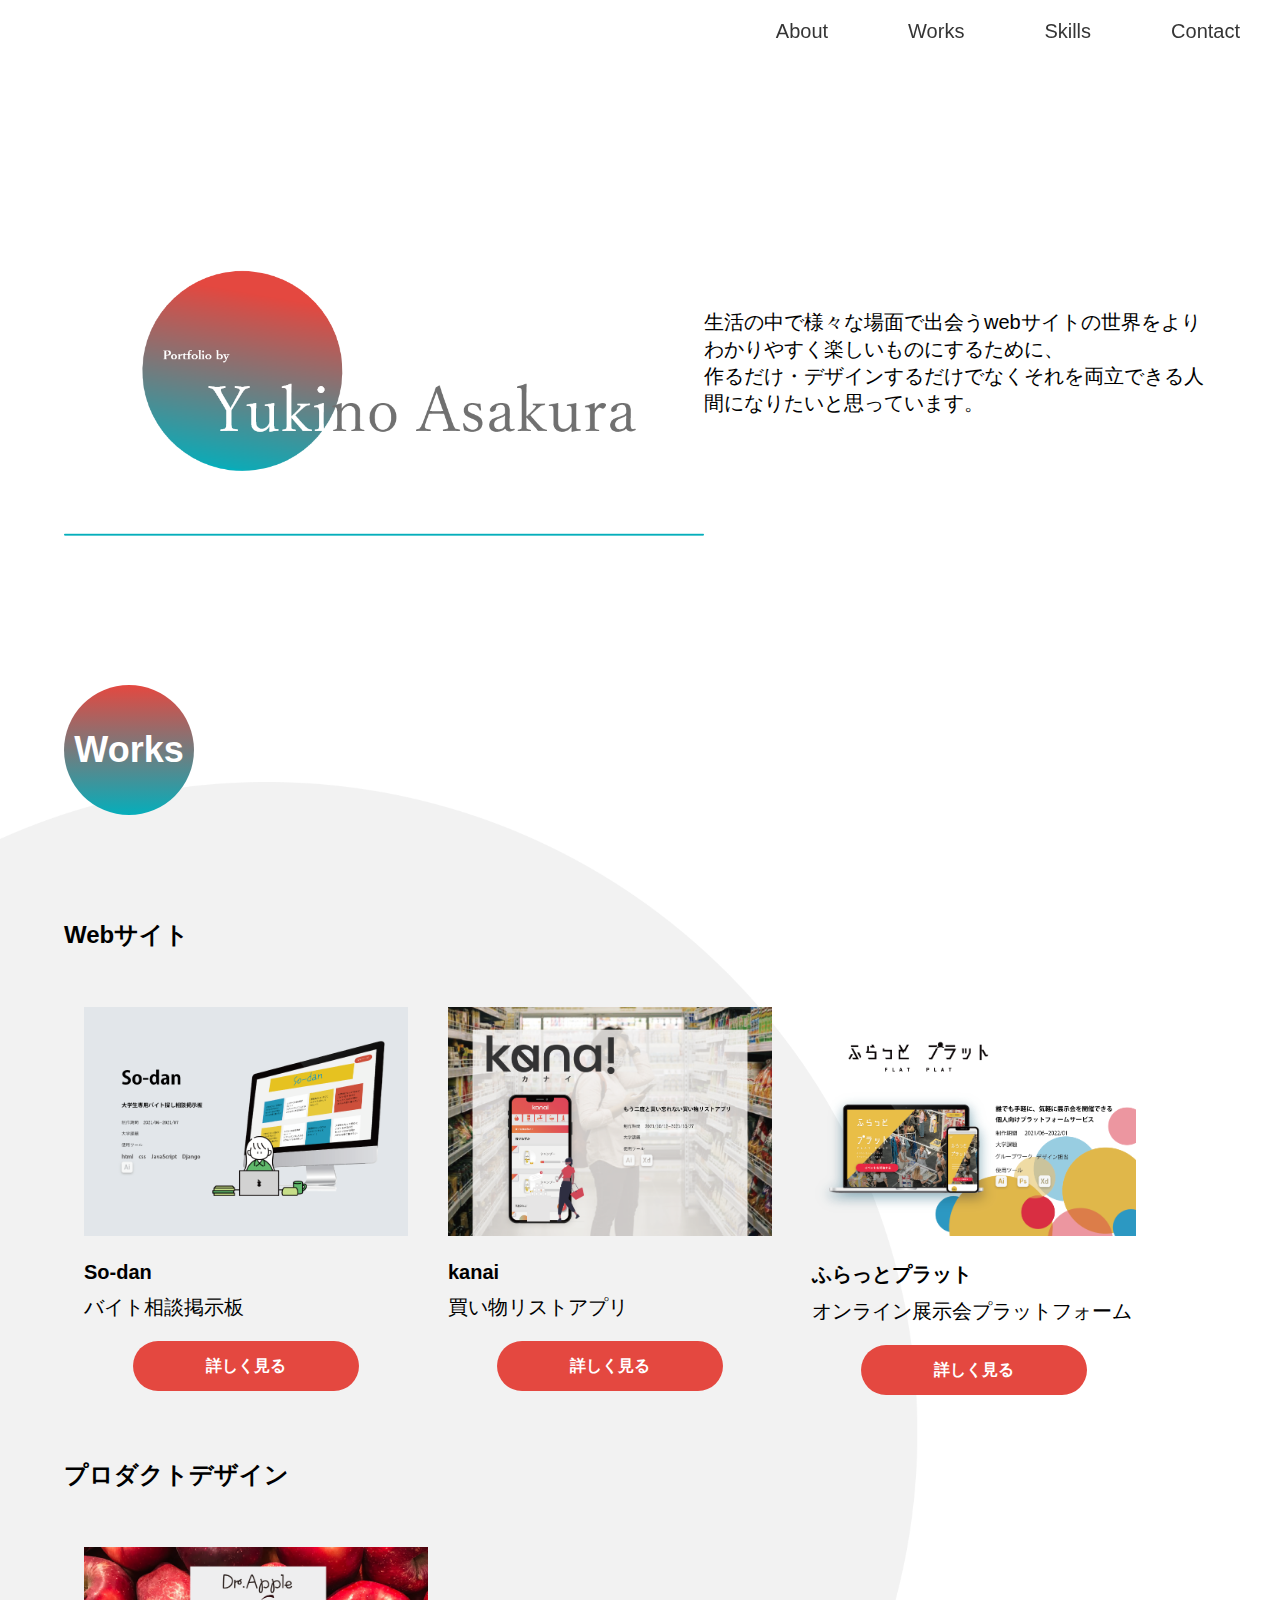
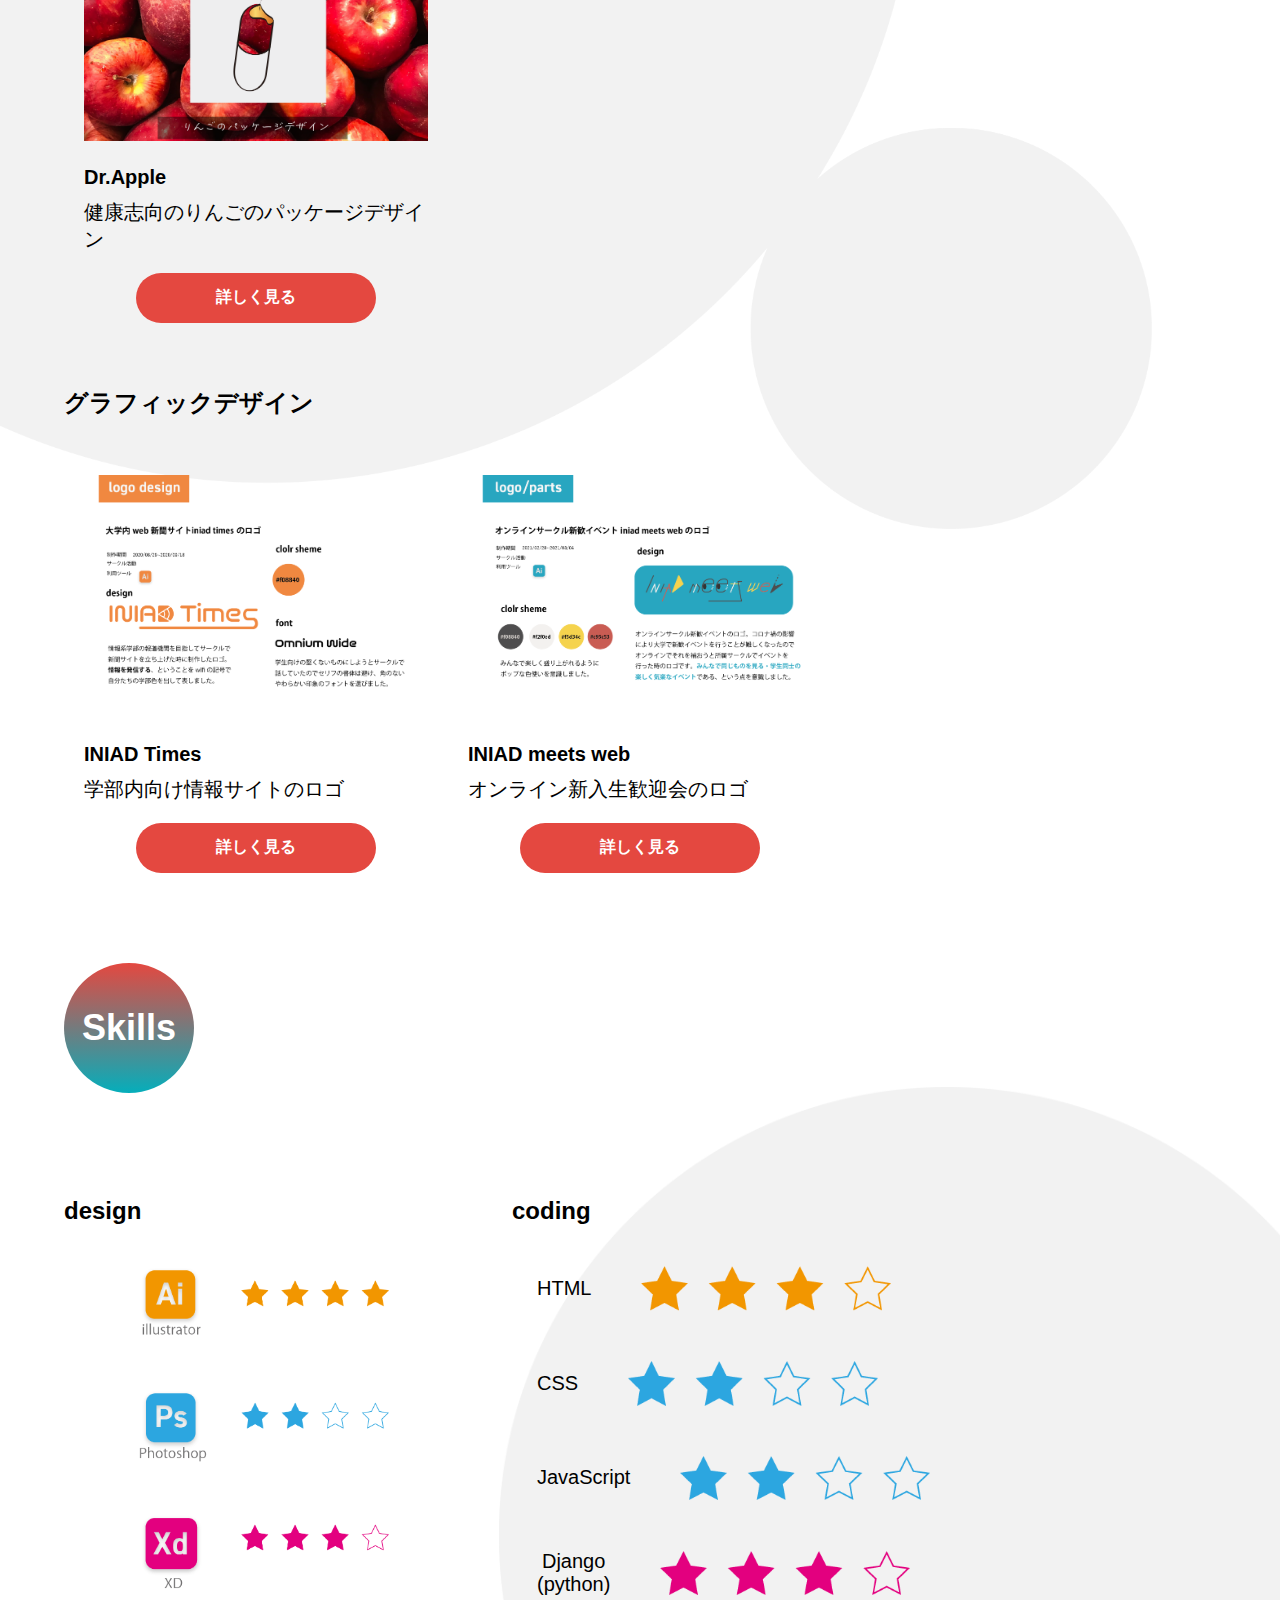
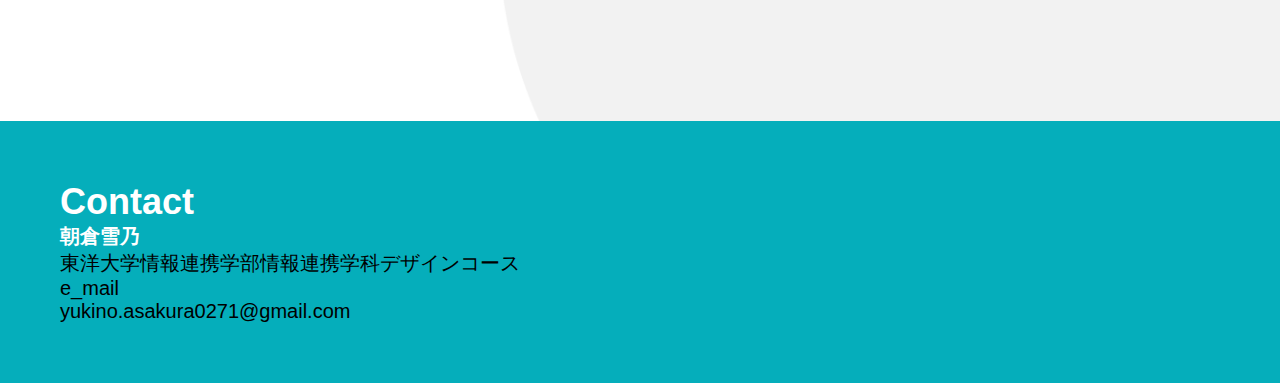
<file: index.html>
<!DOCTYPE html>
<html lang="ja">
<head>
    <meta charset="UTF-8">
    <meta name="viewport" content="width=device-width,initial-scale=1.0">
    <link rel="stylesheet" href="style/main.css"/>
    <script src="./js/jquery-2.1.4.min.js"></script>
    <script src="https://ajax.googleapis.com/ajax/libs/jquery/3.6.0/jquery.min.js"></script>
    <script src="./js/main.js"></script>
    <script src="./js/modal.js"></script>
    <title>Portfolio by Yukino Asakura</title>
</head>
<body>
    <header>
        <nav>
            <ul id="menu">
                <li><a href="">About</a></li>
                <li>
                    <a href="#works">Works</a>
                    <ul>
                        <li><a href="#website">Webサイト</a></li>
                        <li><a href="#product">プロダクトデザイン</a></li>
                        <li><a href="#graphic">グラフィック</a></li>
                    </ul>
                </li>
                <li><a href="#skills">Skills</a></li>                
                <li><a href="#contact">Contact</a></li>
            </ul>
        </nav>
    </header>

    <article>
        <div class="top_view">
            <h1>
                <span class="img_top"><img alt="portfolio by Yukino Asakura" src="img/name.png"></span> 
            </h1>
            <div class="titleText">
                <p>生活の中で様々な場面で出会うwebサイトの世界をよりわかりやすく楽しいものにするために、<br>
                作るだけ・デザインするだけでなくそれを両立できる人間になりたいと思っています。</p>
            </div>
        </div>
        <p id="page_top"><a href="#">Page Top</a></p>

        <section>
            <div class="overlay"></div>
            <h2 class="circle" id="works">Works</h2>

                <section>
                    <h3 id="website">Webサイト</h3>
                    <div class="works">
                        <div class="work">
                            <section>                            
                                <p><img alt="So-dan" src="img/so-dan1.png"></p>
                                <h4>So-dan</h4>
                                <p>バイト相談掲示板</p>
                                <button class="open">詳しく見る</button>
                                <div class="modalcontainer">
                                    <div class="body">
                                        <div>
                                            <h4>So-dan</h4>
                                            <p class="tools">illustrator/Django</p>
                                            <p class="description">　大学3年時の課題でDjangoを用いて制作しました。<br>　大学生専用のバイト探し相談サイト。たくさん働きたい、なるべく好きな時間にシフトに入りたい、接客業のってどんなことをしているのか、などバイトに関するちょっとした相談を気軽にできる掲示板です。
                                            </p>
                                            <p class="url">ソースコード：https://github.com/YukinoAsakura/so-dan</p>
                                            <img alt="ポートフォリオ画像" src="img/so-dan1.png">
                                            <img alt="ポートフォリオ画像" src="img/so-dan2.png">
                                            <img alt="ポートフォリオ画像" src="img/so-dan3.png">
                                            <img alt="ポートフォリオ画像" src="img/so-dan4.png">
                                        <button class="close">閉じる</button>
                                    </div>
                                </div>
                            </section>
                        </div>

                        <div class="work">
                            <section>                            
                                <p><img alt="kanai" src="img/kanai1.png"></p>
                                <h4>kanai</h4>
                                <p>買い物リストアプリ</p>
                                <button class="open">詳しく見る</button>
                                <div class="modalcontainer">
                                    <div class="body">
                                        <div>
                                            <h4>kanai</h4>
                                            <p class="tools">illustrator/XD</p>
                                            <p class="description">　IoTが生活に浸透したらどんなことができるのか？を考えました。スーパーなどでの買い忘れを防ぐためのリマインドと残量確認のためのスマートフォンアプリデザインです。</p>
                                            <img alt="ポートフォリオ画像" src="img/kanai1.png">
                                            <img alt="ポートフォリオ画像" src="img/kanai2.png">
                                            <img alt="ポートフォリオ画像" src="img/kanai3.png">
                                            <img alt="ポートフォリオ画像" src="img/kanai4.png">
                                            <img alt="ポートフォリオ画像" src="img/kanai5.png">
                                            <img alt="ポートフォリオ画像" src="img/kanai6.png">
                                            <img alt="ポートフォリオ画像" src="img/kanai7.png">
                                            <img alt="ポートフォリオ画像" src="img/kanai8.png">
                                            <img alt="ポートフォリオ画像" src="img/kanai9.png">
                                            <img alt="ポートフォリオ画像" src="img/kanai10.png">
                                        </div>
                                        <button class="close">閉じる</button>
                                    </div>
                                </div>
                            </section>
                        </div>

                        <div class="work">
                            <section>                            
                                <p><img alt="kanai" src="img/ふらっとプラット1.png"></p>
                                <h4>ふらっとプラット</h4>
                                <p>オンライン展示会プラットフォーム</p>
                                <button class="open">詳しく見る</button>
                                <div class="modalcontainer">
                                    <div class="body">
                                        <div>
                                            <h4>ふらっとプラット</h4>
                                            <p class="tools">illustrator/Photoshop/XD</p>
                                            <p class="description">　大学3年時のグループワークで、デザインを担当しました。誰でも気軽にイベントを開催、また参加できるようなオンライン展示会プラットフォームです。</p>
                                            <img alt="ポートフォリオ画像" src="img/ふらっとプラット1.png">
                                            <img alt="ポートフォリオ画像" src="img/ふらっとプラット2.png">
                                            <img alt="ポートフォリオ画像" src="img/ふらっとプラット3.png">
                                            <img alt="ポートフォリオ画像" src="img/ふらっとプラット4.png">
                                            <img alt="ポートフォリオ画像" src="img/ふらっとプラット5.png">
                                            <img alt="ポートフォリオ画像" src="img/ふらっとプラット6.png">
                                            <img alt="ポートフォリオ画像" src="img/ふらっとプラット7.png">
                                            <img alt="ポートフォリオ画像" src="img/ふらっとプラット8.png">
                                            <img alt="ポートフォリオ画像" src="img/ふらっとプラット9.png">
                                            <img alt="ポートフォリオ画像" src="img/ふらっとプラット10.png">
                                            <img alt="ポートフォリオ画像" src="img/ふらっとプラット11.png">
                                            <img alt="ポートフォリオ画像" src="img/ふらっとプラット12.png">
                                            <img alt="ポートフォリオ画像" src="img/ふらっとプラット13.png">
                                        </div>
                                        <button class="close">閉じる</button>
                                    </div>
                                </div>
                            </section>
                        </div>
                    </div>
                </section>
                
                
            <section>
                <h3 id="product">プロダクトデザイン</h3>
                <div class="works">
                    <div class="work">
                        <section>
                            <p><img alt="dr_apple" src="img/dr_apple1.png"></p>
                            <h4>Dr.Apple</h4>
                            <p>健康志向のりんごのパッケージデザイン</p>
                            <button class="open">詳しく見る</button>
                            <div class="modalcontainer">
                                <div class="body">
                                    <div>
                                        <h4>De.Apple</h4>
                                        <p class="tools">Photoshop,illustrator</p>
                                        <img alt="ポートフォリオ画像" src="img/dr_apple1.png">
                                        <img alt="ポートフォリオ画像" src="img/dr_apple2.png">
                                        <img alt="ポートフォリオ画像" src="img/dr_apple3.png">
                                        <img alt="ポートフォリオ画像" src="img/dr_apple4.png">
                                        <img alt="ポートフォリオ画像" src="img/dr_apple5.png">
                                        <img alt="ポートフォリオ画像" src="img/dr_apple6.png">
                                    </div>
                                    <button class="close">閉じる</button>
                                </div>
                            </div>
                        </section>
                    </div>
                </div>
            </section>
            <section>
                <h3 id="graphic">グラフィックデザイン</h3>
                <div class="works">
                    <div class="work">
                        <section>
                            <p><img alt="INIAD Times" src="img/logo_times.png"></p>
                            <h4>INIAD Times</h4>
                            <p>学部内向け情報サイトのロゴ</p>
                            <button class="open">詳しく見る</button>
                            <div class="modalcontainer">
                                <div class="body">
                                    <div>
                                        <h4>INIAD Times</h4>
                                        <p class="tools">illustrator</p>
                                        <img alt="ポートフォリオ画像" src="img/logo_times.png">
                                    </div>
                                    <button class="close">閉じる</button>
                                </div>
                            </div>
                        </section>
                    </div>

                    <div class="work">
                        <section>
                            <p><img alt="INIAD meets web" src="img/logo_meets.png"></p>
                            <h4>INIAD meets web</h4>
                            <p>オンライン新入生歓迎会のロゴ</p>
                            <button class="open">詳しく見る</button>
                            <div class="modalcontainer">
                                <div class="body">
                                    <div>
                                        <h4>INIAD meets web</h4>
                                        <p>illustrator</p>
                                        <img alt="ポートフォリオ画像" src="img/logo_meets.png">
                                    </div>
                                    <button class="close">閉じる</button>
                                </div>
                            </div>
                        </section>
                    </div>
                </div>
            </section>
        </section>
        <section id="skills">
            <h2 class="circle">Skills</h2>
            <div class="skillBox">
                <section>
                    <h3>design</h3>
                    <ul class="skills">
                        
                        <li class="skill"><img alt="illustrator" src="img/2x/illustrator.png"></li>
                        <li class="skill"><img alt="Photoshop" src="img/2x/Photoshop.png"></li>
                        <li class="skill"><img alt="XD" src="img/2x/XD.png"></li>
                    </ul>
                </section>
                <section>
                    <h3>coding</h3>
                    <ul class="skills">
                        <li class="skill">HTML<img alt="str3" src="img/2x/or_str3.png"></li>
                        <li class="skill">CSS<img alt="str2" src="img/2x/bl_str2.png"></li>
                        <li class="skill">JavaScript<img alt="str3" src="img/2x/bl_str2.png"></li>
                        <li class="skill">Django<br>(python)<img alt="str3" src="img/2x/pn_str3.png"></li>
                    </ul>
                </section>
            </div>
        </section>
    </article>
    <footer>
        <section id="contact">
            <h2>Contact</h2>
            <p id="name">朝倉雪乃</p>
            <p>東洋大学情報連携学部情報連携学科デザインコース</p>
            <dl>
                <dt>e_mail</dt>
                <dd>yukino.asakura0271@gmail.com</dd>
            </dl>
        </section>
    </footer>

</body>
</html>
</file>
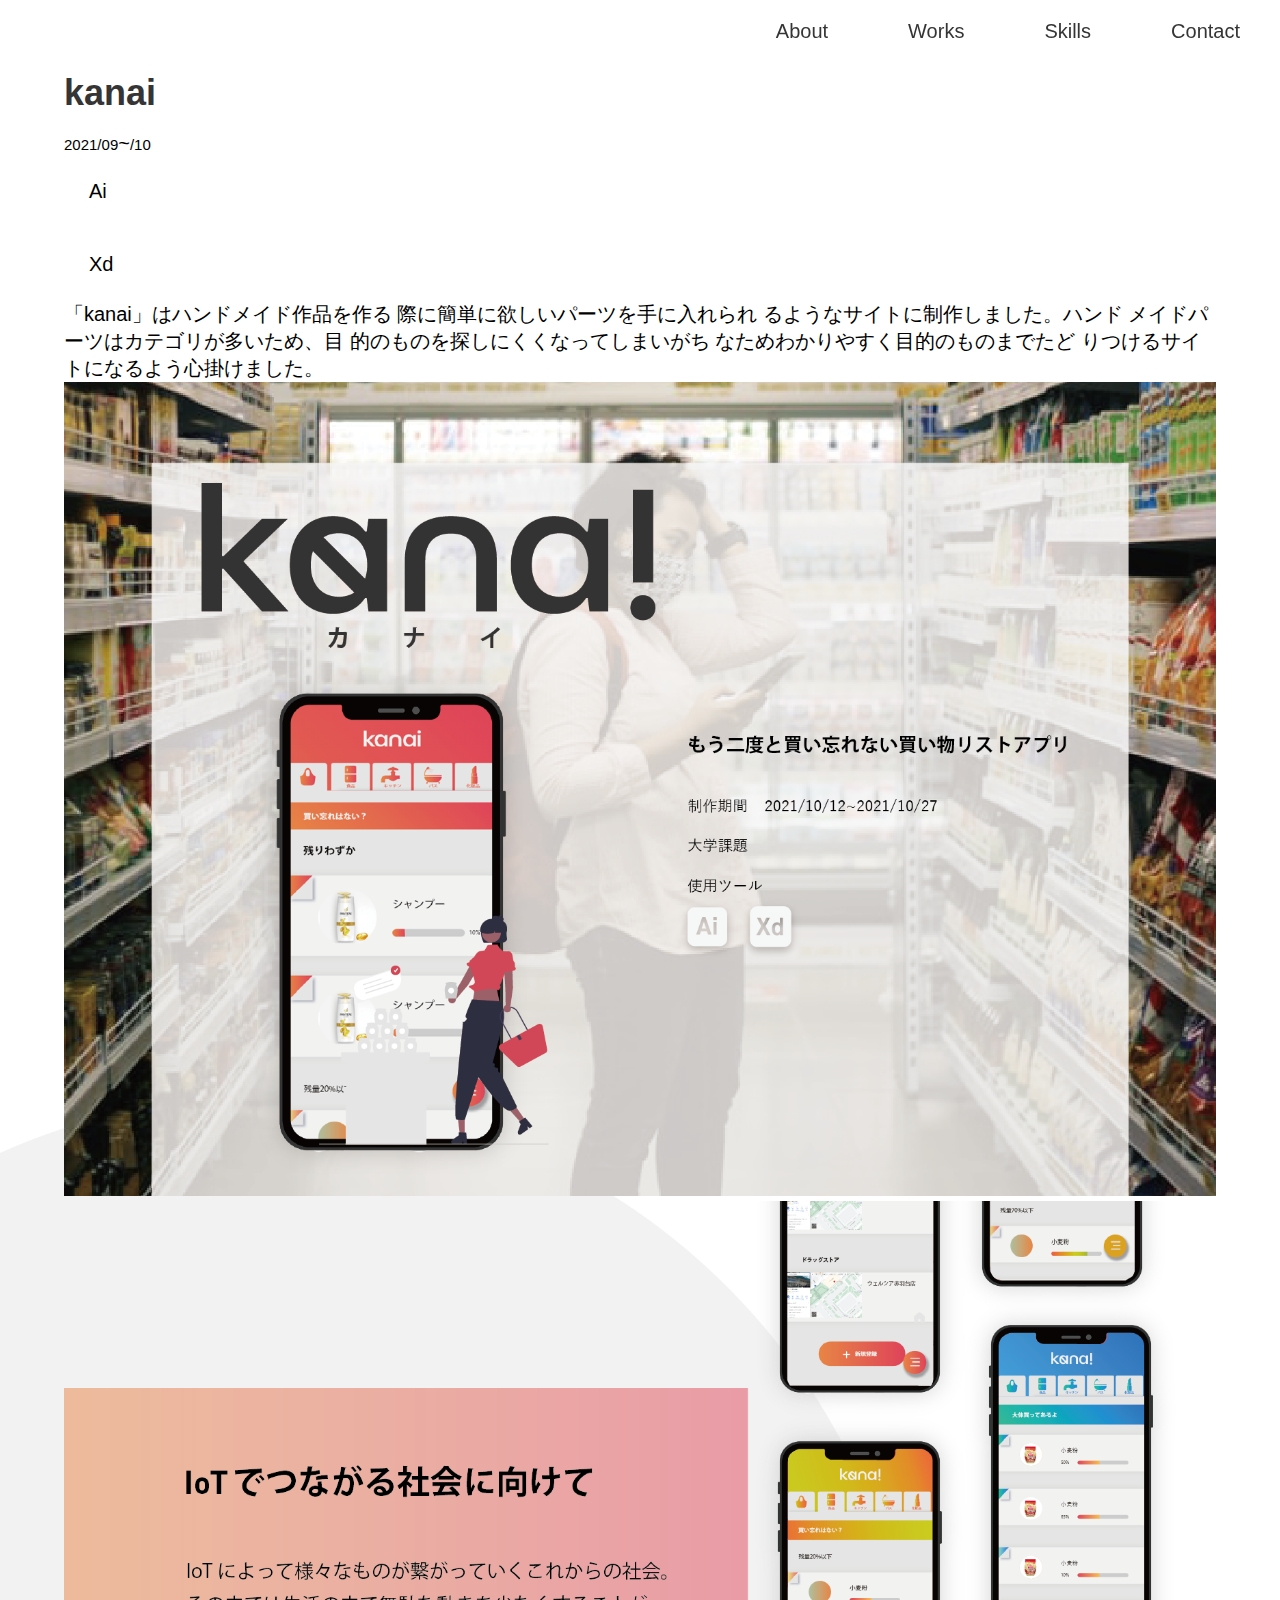
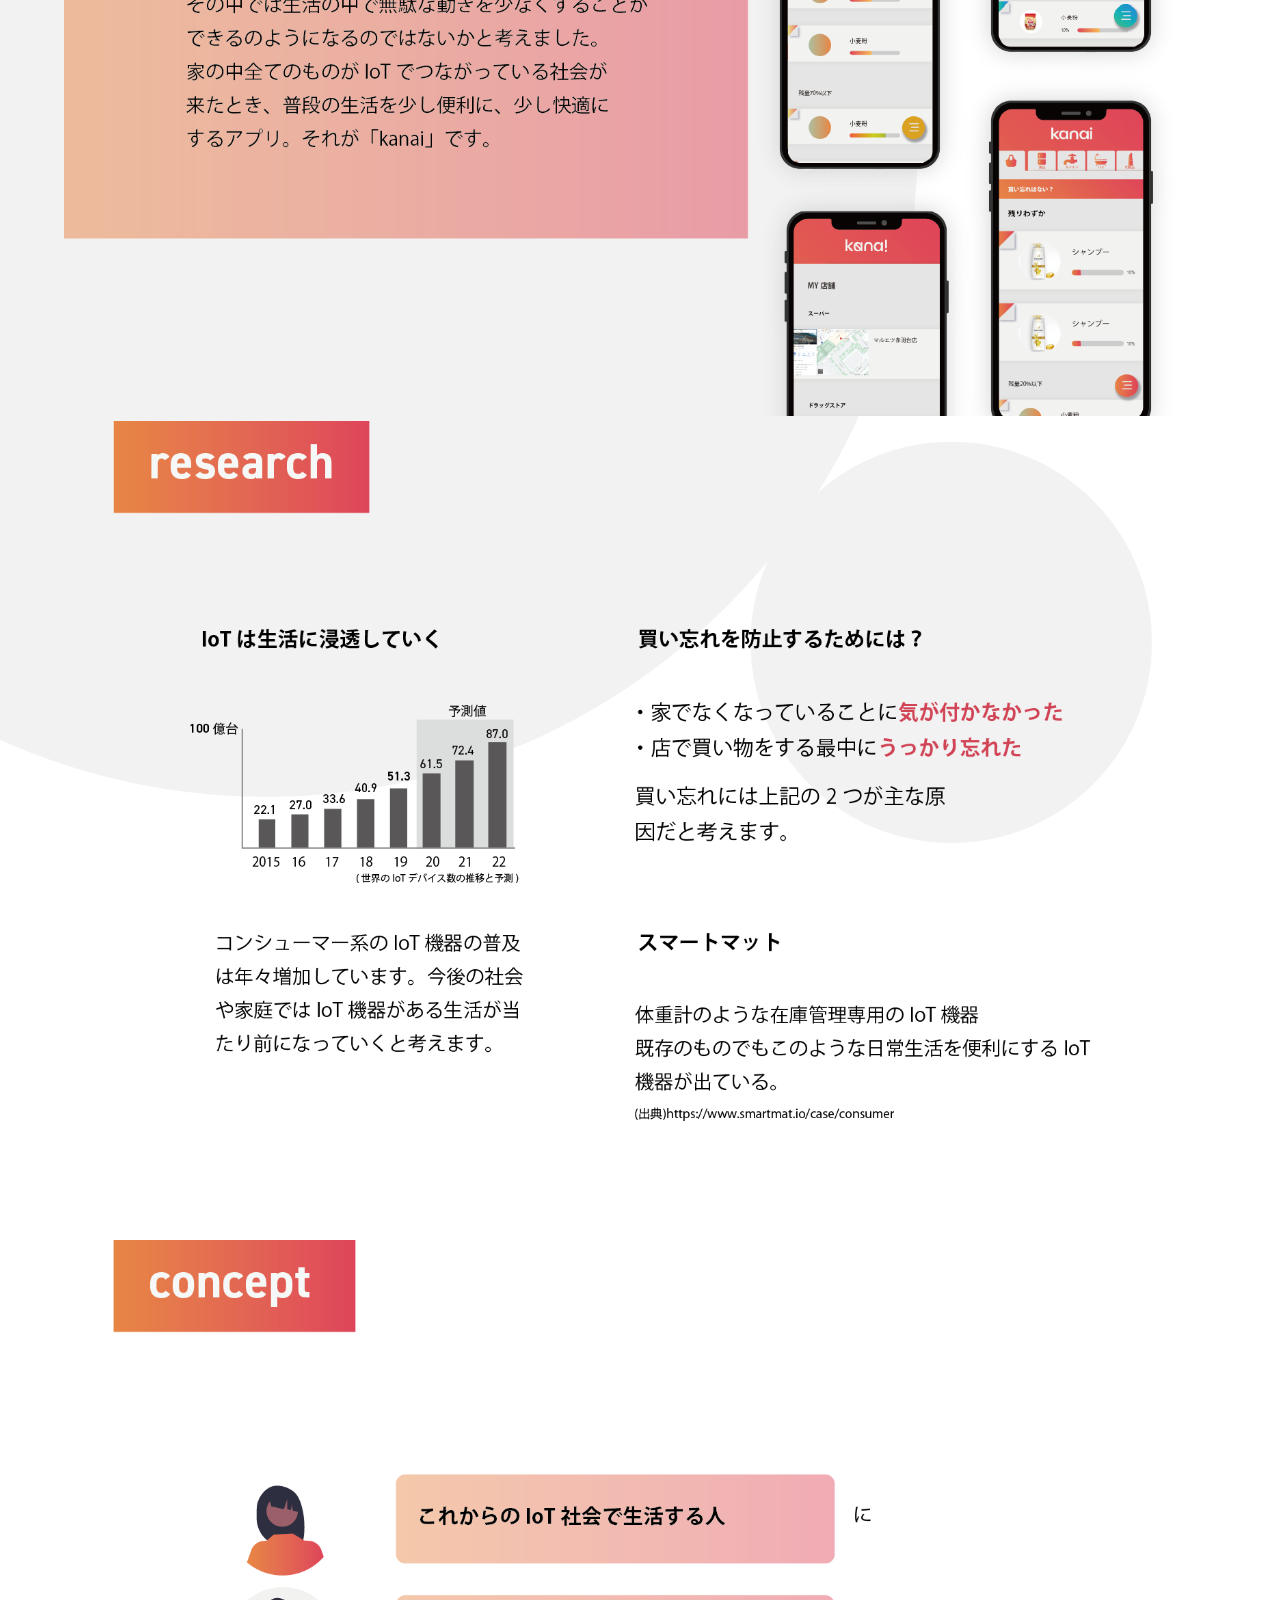
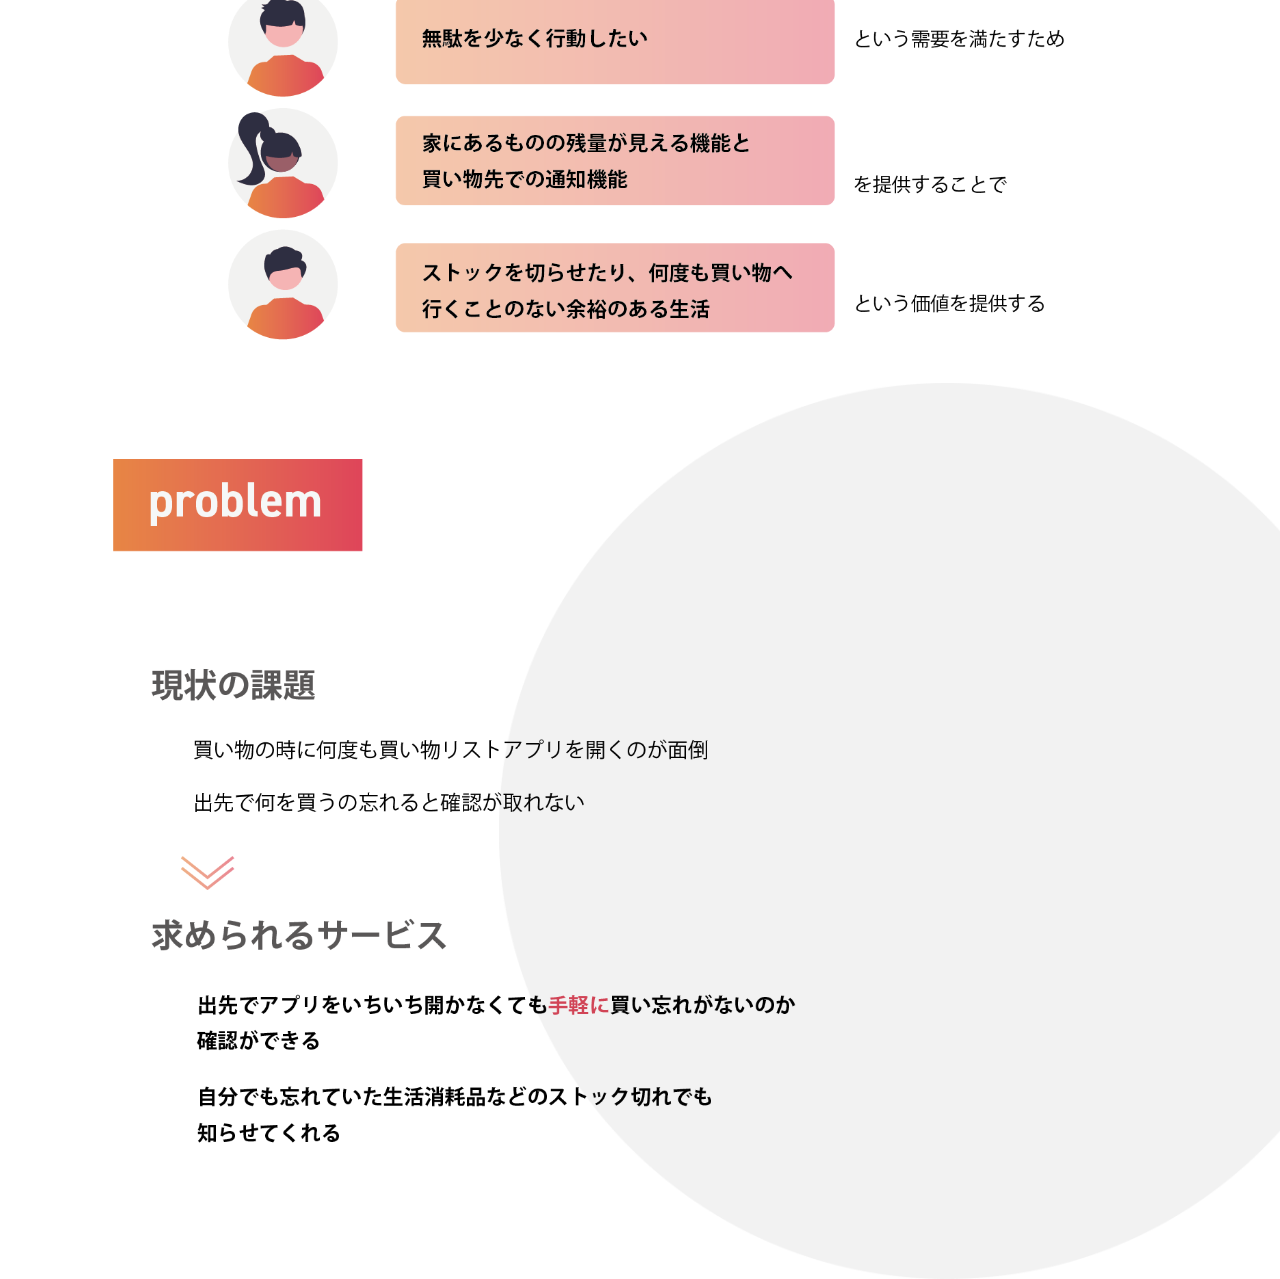
<file: detail.html>
<!DOCTYPE html>
<html lang="ja">
<head>
    <meta charset="UTF-8">
    <meta name="viewport" content="width=device-width,initial-scale=1">
    <link rel="stylesheet"  href="style/main.css"/>
    <script src="./js/jquery-2.1.4.min.js"></script>
    <script src="./js/main.js"></script>
    <title>kanai</title>
</head>

<body>
    <header>
        <nav>
            <ul id="menu">
                <li><a href="">About</a></li>
                <li>
                    <a href="">Works</a>
                    <ul>
                        <li><a href="">Webサイト</a></li>
                        <li><a href="">プロダクトデザイン</a></li>
                        <li><a href="">グラフィック</a></li>
                    </ul>
                </li>
                <li><a href="">Skills</a></li>                
                <li><a href="">Contact</a></li>
            </ul>
        </nav>
    </header>
    <article>
        <h2 id="title">kanai</h2>
        <p><time>2021/09</time>~<time datetime="2020-05">/10</time></p>
        
        <ul>
            <div class="skills">
                <li class="skill">Ai</li>
                <li class="skill">Xd</li>
            </div>
        </ul>
        <p>「kanai」はハンドメイド作品を作る
            際に簡単に欲しいパーツを手に入れられ
            るようなサイトに制作しました。ハンド
            メイドパーツはカテゴリが多いため、目
            的のものを探しにくくなってしまいがち
            なためわかりやすく目的のものまでたど
            りつけるサイトになるよう心掛けました。</p>
        <p><img alt="kanai1" src="img/kanai1.png"></p>
        <p><img alt="kanai2" src="img/kanai2.png"></p>
        <p><img alt="kanai3" src="img/kanai3.png"></p>
        <p><img alt="kanai4" src="img/kanai4.png"></p>
        <p><img alt="kanai5" src="img/kanai5.png"></p>
    </article>
</body>
</file>
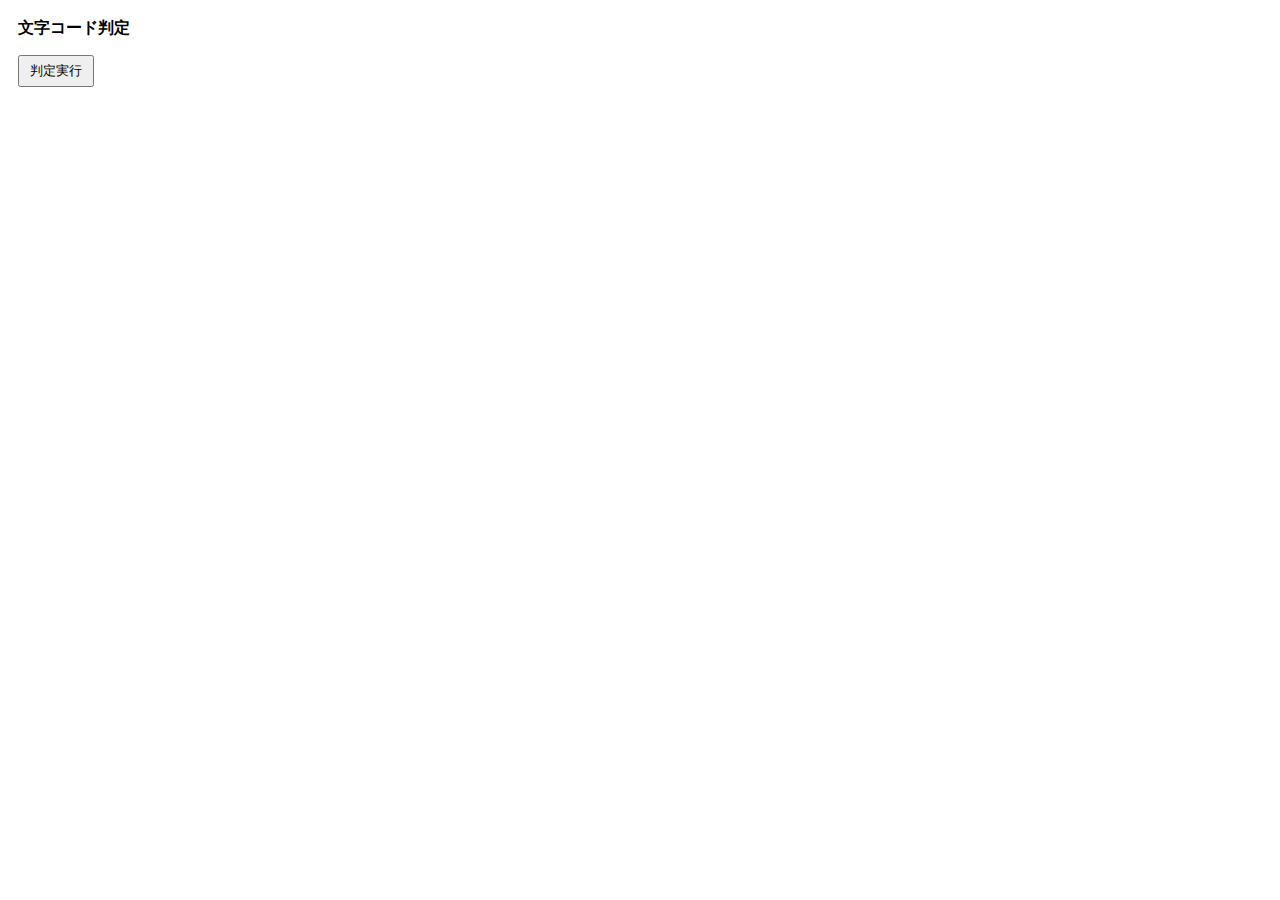
<file: style/my-extension/popup.html>
<!DOCTYPE html>
<html lang="ja">
<head>
<meta charset="UTF-8">
<title>文字コード判定</title>
<link rel="stylesheet" href="style.css">
</head>
<body>
  <h3>文字コード判定</h3>
  <button id="checkBtn">判定実行</button>
  <div id="result"></div>

  <script src="popup.js"></script>
</body>
</html>
</file>
<file: style/main.css>
@charset "UTF-8";
* {
  margin: 0;
  padding: 0;
  -webkit-box-sizing: border-box;
          box-sizing: border-box;
}

html{
  font-size: 20px;
  background-color: #ffffff;
  font-family: "Yu Gothic","游ゴシック",YuGothic,"游ゴシック体","ヒラギノ角ゴ Pro W3","Hiragino Kaku Gothic Pro W3","メイリオ",sans-serif;
}

body{
  background-image: url(../img/2x/bk_circle.png),url(../img/2x/bk_circle2.png);
  background-size: 120% auto,70% auto;
  background-repeat: no-repeat;
  background-position: left 150% top 35%,right -30% bottom;
}

article{
  margin-left: 5%;
  margin-right: 5%;
}

header {
  position: fixed;
  width: 100%;
  background: #ffffff8d;
}

h1{
  padding-top: 50px;
}



h2{
  font-size: 36px;
  color: #ffffff;
}

h3{
  font-size:1.2rem;
  margin-top: 1.2rem;
  margin-bottom:0.8rem;
}

img{
  width:100%;
}

header ul {
  display: -webkit-box;
  display: -ms-flexbox;
  display: flex;
  -webkit-box-pack: end;
      -ms-flex-pack: end;
          justify-content: flex-end;
  list-style: none;
}

header ul li {
  list-style: none;
}

header ul li ul {
  display:none;
  position:absolute;
  text-decoration:none;
  background: #ffffff9c;
}

header ul li a{
	display:block;
	padding:20px 40px;
	color:#353535;
	text-decoration:none;
}

header ul li a:hover{
  background-color: #05AEBB;
	color:rgb(255, 255, 255);
}

.top_view{
  display: flex;
  align-items: center;
  overflow: hidden;
  animation: text_animation 3s;
}

@keyframes text_animation {
 0%{
     opacity: 0%;
   }
100%{
      opacity: 100%;
   }
}

.img_top{
  margin-top: 20vh;
  margin-bottom: 10vh;
  width: 50vw;
}

.titleText{
  margin-top: 20vh;
  margin-bottom: 10vh;
}

#page_top a{
	display: flex;
	justify-content:center;
	align-items:center;
	background:#e44840;
	border-radius: 50px;
	width: 60px;
	height: 60px;
	color: #fff;
	text-align: center;
	text-transform: uppercase; 
	text-decoration: none;
	font-size:0.6rem;
	transition:all 0.3s;
}

#page_top a:hover{
	background: #05AEBB;
}

#page_top {
	position: fixed;
	right: 10px;
	bottom:10px;
	z-index: 2;
	opacity: 0;
	transform: translateY(100px);
}

#page_top.upMove{
	animation: upAnime 0.5s forwards;
}
@keyframes upAnime{
  from {
    opacity: 0;
	transform: translateY(100px);
  }
  to {
    opacity: 1;
	transform: translateY(0);
  }
}

#page_top.downMove{
	animation: downAnime 0.5s forwards;
}
@keyframes downAnime{
  from {
  	opacity: 1;
	transform: translateY(0);
  }
  to {
  	opacity: 1;
	transform: translateY(100px);
  }
}

.circle{
  margin-bottom: 80px;
  margin-top: 50px;
  display: inline-block;
  width: 130px;
  height: 130px;
  border-radius: 50%;
  background: linear-gradient(#E44840,#05AEBB);
  text-align:center;
  line-height: 130px;
}

footer{
  background-color:#05AEBB ;
  margin-top: 5rem;
  padding: 3rem;
}

#name{
  font-weight: bold;
  color: #ffffff;
}

/*　個別の作品ページ用　*/
#title{
  padding-top: 2em;
  padding-bottom: 0.5em;
  color:#353535
}

.title{
  font-weight: 600;
}

.skills{
  display: flex;
  flex-direction: column;
  align-items: flex-start;
}

.skills img{
  max-width: 250px;
  margin-left: 50px;
}

.skill{
  display: flex;
  margin: 20px;
  list-style:none;
  text-align:center;
  padding: 0.25em;
  align-items: center;
}

.skillBox{
  display: flex;
}

.skillBox section{
  width: 35vw;
  padding-right: 10vw;
}

time{
  font-size: 15px;
}

.concept_top{
  display: flex;
  flex-direction: row;
}

.concept_img{
  width: 70%;
}
.concept_txt{
  width: 30%;
}

.detail{
  display: flex;
}
.detail_img{
  width: 50%;
}
.detail_txt{
  width: 50%;
  margin-left:5% ;
}

.works{
  display: flex;
  flex-direction: row;
  flex: auto;
  padding-top: 2em;
  padding-left: 1em;
  padding-right: 2em;
  padding-bottom: 2em;
}
.work{
  display: flex;
  flex-direction: column;
  width: 30vw;
  padding-right: 2em;
  padding-buttom:2em;
}
.work h4{
  margin-bottom: 0.5em;
}
.work p{
  margin-bottom: 1em;
}


/*モーダル用css*/
.modalcontainer{
  display: none;
  position: fixed;
  top: 50%;
  left: 50%;
  transform: translate(-50%, -50%);
  height: 80vh;
  z-index: 10;
  overflow-y: scroll;
}

button{
  display:block;
  max-width: 250px;
  width: 70%;
  height: 50px;
  font-size: 16px;
  font-weight: bold;
  color: #fff;
  background: #e44840;
  border: none;
  cursor: pointer;
  border-radius:50px;
}

button:hover{
    opacity: .7;
  }

  .open{
    top:0;
    right:0;
    bottom:0;
    left:0;
    margin:auto;
    text-align: center;
  }

  .overlay{
    display: none;
    position: fixed;
    width: 100%;
    height: 100%;
    top: 0;
    left: 0;
    background: rgba(0,0,0,0.5);
    z-index: 10;
  }
  .body{
    position: relative;
    text-align: center;
    display: inline-block;
    width: 70vw;
    background: #fff;
    padding: 25px;
    box-sizing: border-box;
  }
 
  span{
    display: inline-block;
    text-align: left;
  }

  .tools{
    font-size: 0.8em;
  }
  .url{
    font-size: 0.8em;
  }
  .description{
    text-align: left;
  }

@media screen and (max-width:599px) {
  body{
    font-size: 0.9rem;
  }
  header ul li a{
    padding:10px 10px;
  }
  .top_view{
    display: flex;
    flex-direction: column;
  }

  .img_top{
    width: 100%;
  }

  .top_view img{
    width: 90vw;
  }
  #page_top {
    right: 10vw;
    bottom: 5vh;
  }
  .scroll {
    position: relative;
    padding-top: 70px;
    display: inline-block;
  }
  .txt{
    padding-left: 43%;
  }
  .works{
    display: flex;
    flex-direction: column;
  }

  .work{
    width: 90vw;
  }
  .concept_img{
    width: auto;
  }
  .concept_txt{
    width: auto;
  }
  .skills img{
    margin-left: 0;
  }
  
  .skillBox{
    display: flex;
    flex-direction: column;
  }
  
  .skillBox section {
    width: 90vw;
    padding-right: 10vw;
  }
  .skill{
    display: flex;
    flex-direction: column;
    align-items: flex-start;
  }
  #contact dd{
    word-break:break-word;
    width: 99%;
  }
  }
   
  /* タブレット */
  @media screen and (min-width:600px) and (max-width:959px) {
  body{
    font-size: 0.9rem;
  }
  }
   
  /* PC用 */
  @media screen and (min-width:960px){
  body{
    font-size: 1rem;
  }
  }
</file>
<file: style/my-extension/style.css>
body {
    font-family: sans-serif;
    padding: 10px;
    width: 200px;
  }
  
  h3 {
    margin-top: 0;
    font-size: 16px;
  }
  
  button {
    margin-bottom: 10px;
    padding: 5px 10px;
    cursor: pointer;
  }
  
  #result {
    font-size: 14px;
    margin-top: 5px;
  }
</file>
